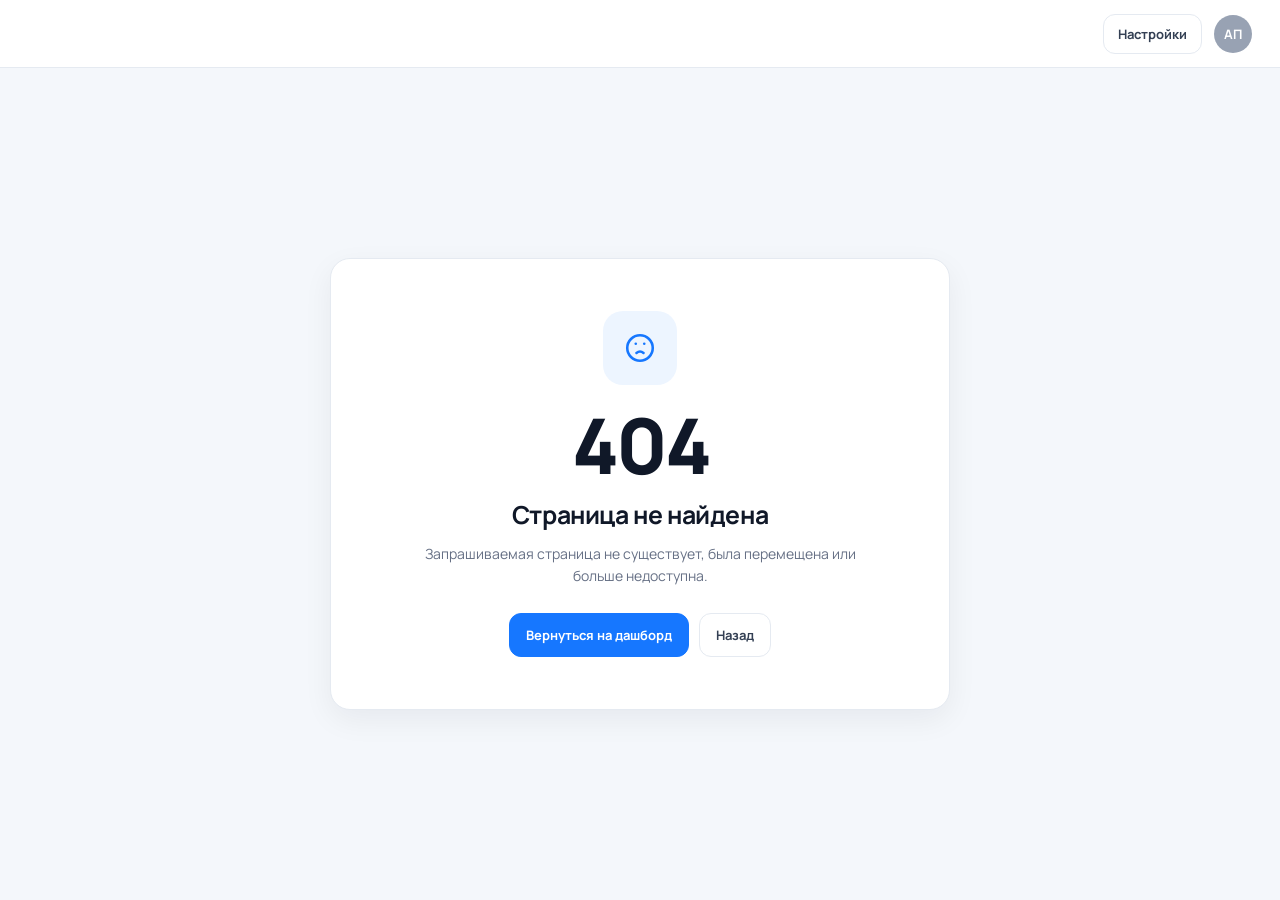
<file: src/frontend/404/index.html>
<!doctype html>
<html lang="ru">
<head>
<meta charset="utf-8">
<meta name="viewport" content="width=device-width, initial-scale=1">
<title>DeviceHub — 404</title>
<link rel="stylesheet" href="css/style.css">
</head>
<body>
<header class="topbar">
  <div></div>
  <div class="top-actions">
    <button class="settings-btn" id="settingsBtn" type="button" aria-haspopup="true" aria-controls="settingsPopover">Настройки</button>
    <div class="avatar" aria-label="Профиль администратора">АП</div>
    <div class="settings-popover" id="settingsPopover" hidden>
  <div class="settings-popover-title">Масштаб интерфейса</div>
  <div class="scale-options" role="group" aria-label="Масштаб интерфейса">
    <button type="button" class="scale-option" data-scale="0.9">90%</button>
    <button type="button" class="scale-option active" data-scale="1">100%</button>
    <button type="button" class="scale-option" data-scale="1.1">110%</button>
    <button type="button" class="scale-option" data-scale="1.25">125%</button>
  </div>
  <div class="settings-popover-hint">Также поддерживается обычный масштаб браузера Ctrl + / Ctrl −.</div>
</div>
  </div>
</header>

<main class="main">
  <section class="card">
    <div class="icon">
      <svg viewBox="0 0 24 24" aria-hidden="true">
        <path d="M9 9h.01"></path>
        <path d="M15 9h.01"></path>
        <path d="M9.5 15.5c1.5-1.2 3.5-1.2 5 0"></path>
        <circle cx="12" cy="12" r="9"></circle>
      </svg>
    </div>

    <div class="code">404</div>
    <h1>Страница не найдена</h1>
    <p>Запрашиваемая страница не существует, была перемещена или больше недоступна.</p>

    <div class="actions">
      <a class="btn primary" href="../dashboard/index.html">Вернуться на дашборд</a>
      <button class="btn secondary" id="backBtn" type="button">Назад</button>
    </div>
  </section>
</main>
  <script src="js/app.js" defer></script>
</body>
</html>
</file>
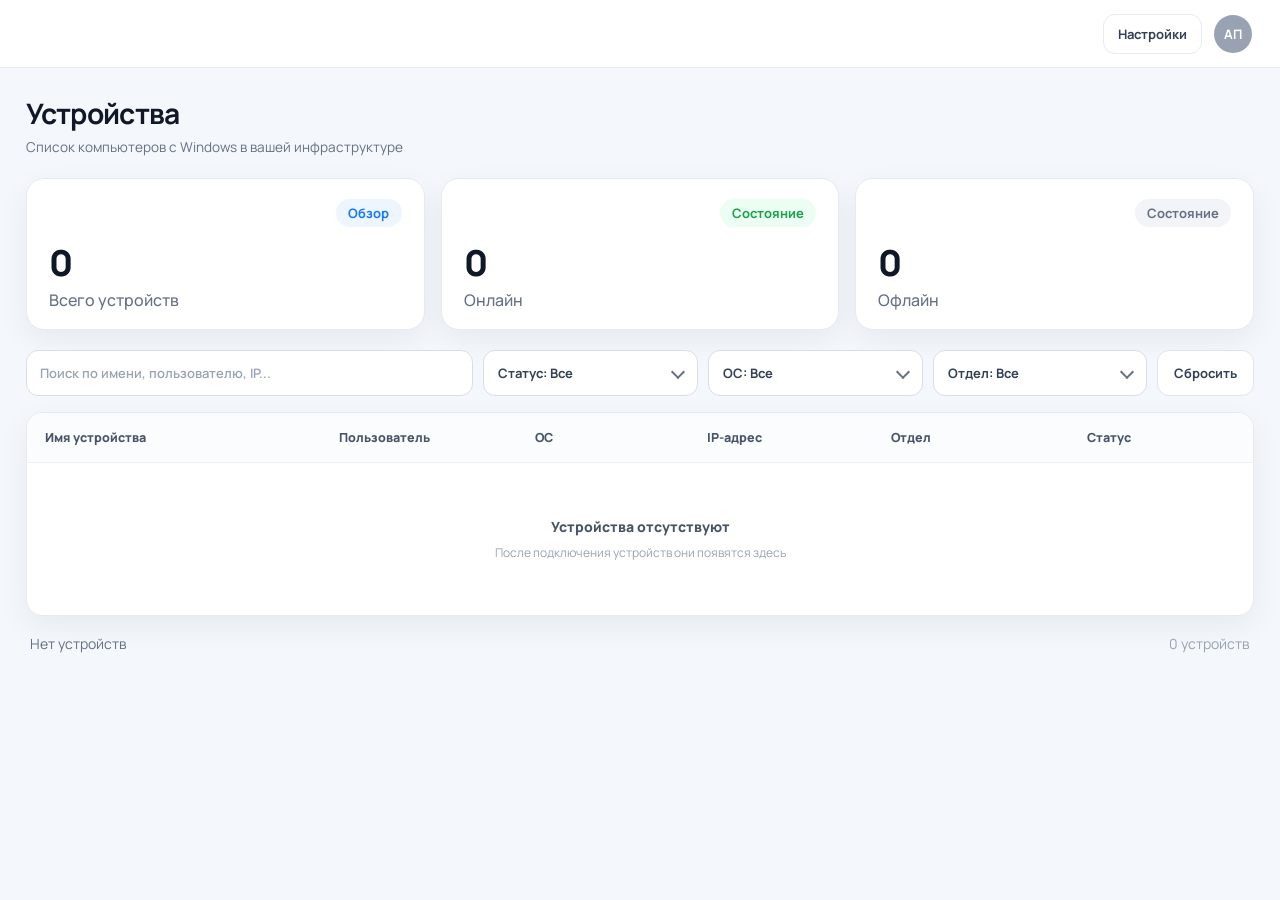
<file: src/frontend/dashboard/index.html>
<!doctype html>
<html lang="ru">
<head>
<meta charset="utf-8">
<meta name="viewport" content="width=device-width, initial-scale=1">
<title>DeviceHub — Устройства</title>
<link rel="stylesheet" href="css/style.css">
</head>
<body>
<div class="app">
  

  <main class="main">
    <header class="topbar">
  <div></div>
  <div class="top-right">
    <button class="settings-btn" id="settingsBtn" type="button" aria-haspopup="true" aria-controls="settingsPopover">Настройки</button>
    <div class="avatar" aria-label="Профиль администратора">АП</div>
    <div class="settings-popover" id="settingsPopover" hidden>
  <div class="settings-popover-title">Масштаб интерфейса</div>
  <div class="scale-options" role="group" aria-label="Масштаб интерфейса">
    <button type="button" class="scale-option" data-scale="0.9">90%</button>
    <button type="button" class="scale-option active" data-scale="1">100%</button>
    <button type="button" class="scale-option" data-scale="1.1">110%</button>
    <button type="button" class="scale-option" data-scale="1.25">125%</button>
  </div>
  <div class="settings-popover-hint">Также поддерживается обычный масштаб браузера Ctrl + / Ctrl −.</div>
</div>
  </div>
</header>

    <section class="content">
      <div class="heading">
        <h1>Устройства</h1>
        <div class="subtitle">Список компьютеров с Windows в вашей инфраструктуре</div>
      </div>

      <div class="cards">
        <div class="card">
          <div class="card-top"><span class="card-kicker blue">Обзор</span></div>
          <div class="card-value" id="totalDevices">0</div>
          <div class="card-label">Всего устройств</div>
        </div>
        <div class="card">
          <div class="card-top"><span class="card-kicker green">Состояние</span></div>
          <div class="card-value" id="onlineDevices">0</div>
          <div class="card-label">Онлайн</div>
        </div>
        <div class="card">
          <div class="card-top"><span class="card-kicker gray">Состояние</span></div>
          <div class="card-value" id="offlineDevices">0</div>
          <div class="card-label">Офлайн</div>
        </div>
      </div>

      <div class="filters">
        <input id="search" class="input" type="search" autocomplete="off" aria-label="Поиск устройств" placeholder="Поиск по имени, пользователю, IP...">

        <div class="custom-select" data-name="status" data-value="">
          <button type="button" class="select-trigger">Статус: Все</button>
          <div class="select-menu">
            <div class="select-option active" data-value="" data-label="Статус: Все">Статус: Все</div>
            <div class="select-option" data-value="Онлайн" data-label="Статус: Онлайн">Онлайн</div>
            <div class="select-option" data-value="Офлайн" data-label="Статус: Офлайн">Офлайн</div>
          </div>
        </div>

        <div class="custom-select" data-name="os" data-value="">
          <button type="button" class="select-trigger">ОС: Все</button>
          <div class="select-menu">
            <div class="select-option active" data-value="" data-label="ОС: Все">ОС: Все</div>
            <div class="select-option" data-value="Windows 11" data-label="ОС: Windows 11">Windows 11</div>
            <div class="select-option" data-value="Windows 10" data-label="ОС: Windows 10">Windows 10</div>
          </div>
        </div>

        <div class="custom-select searchable" data-name="group" data-value="">
          <button type="button" class="select-trigger">Отдел: Все</button>
          <div class="select-menu">
            <div class="select-search-wrap">
              <input type="search" class="select-search" autocomplete="off" aria-label="Поиск отдела" placeholder="Поиск отдела...">
            </div>
            <div class="options-scroll" id="departmentOptions">
              <div class="select-option active" data-value="" data-label="Отдел: Все">Отдел: Все</div>
            </div>
            <div class="empty-option">Ничего не найдено</div>
          </div>
        </div>

        <button id="resetBtn" class="btn">Сбросить</button>
      </div>

      <div class="table-wrap">
        <table>
          <thead>
            <tr>
              <th style="width:24%">Имя устройства</th>
              <th style="width:16%">Пользователь</th>
              <th style="width:14%">ОС</th>
              <th style="width:15%">IP-адрес</th>
              <th style="width:16%">Отдел</th>
              <th style="width:15%">Статус</th>
            </tr>
          </thead>
          <tbody id="deviceRows"></tbody>
        </table>
      </div>

      <div class="footer">
        <span id="shownText">Нет устройств</span>
        <span class="muted-note">0 устройств</span>
      </div>
    </section>
  </main>
</div>

<script src="js/app.js" defer></script>
</body>
</html>
</file>
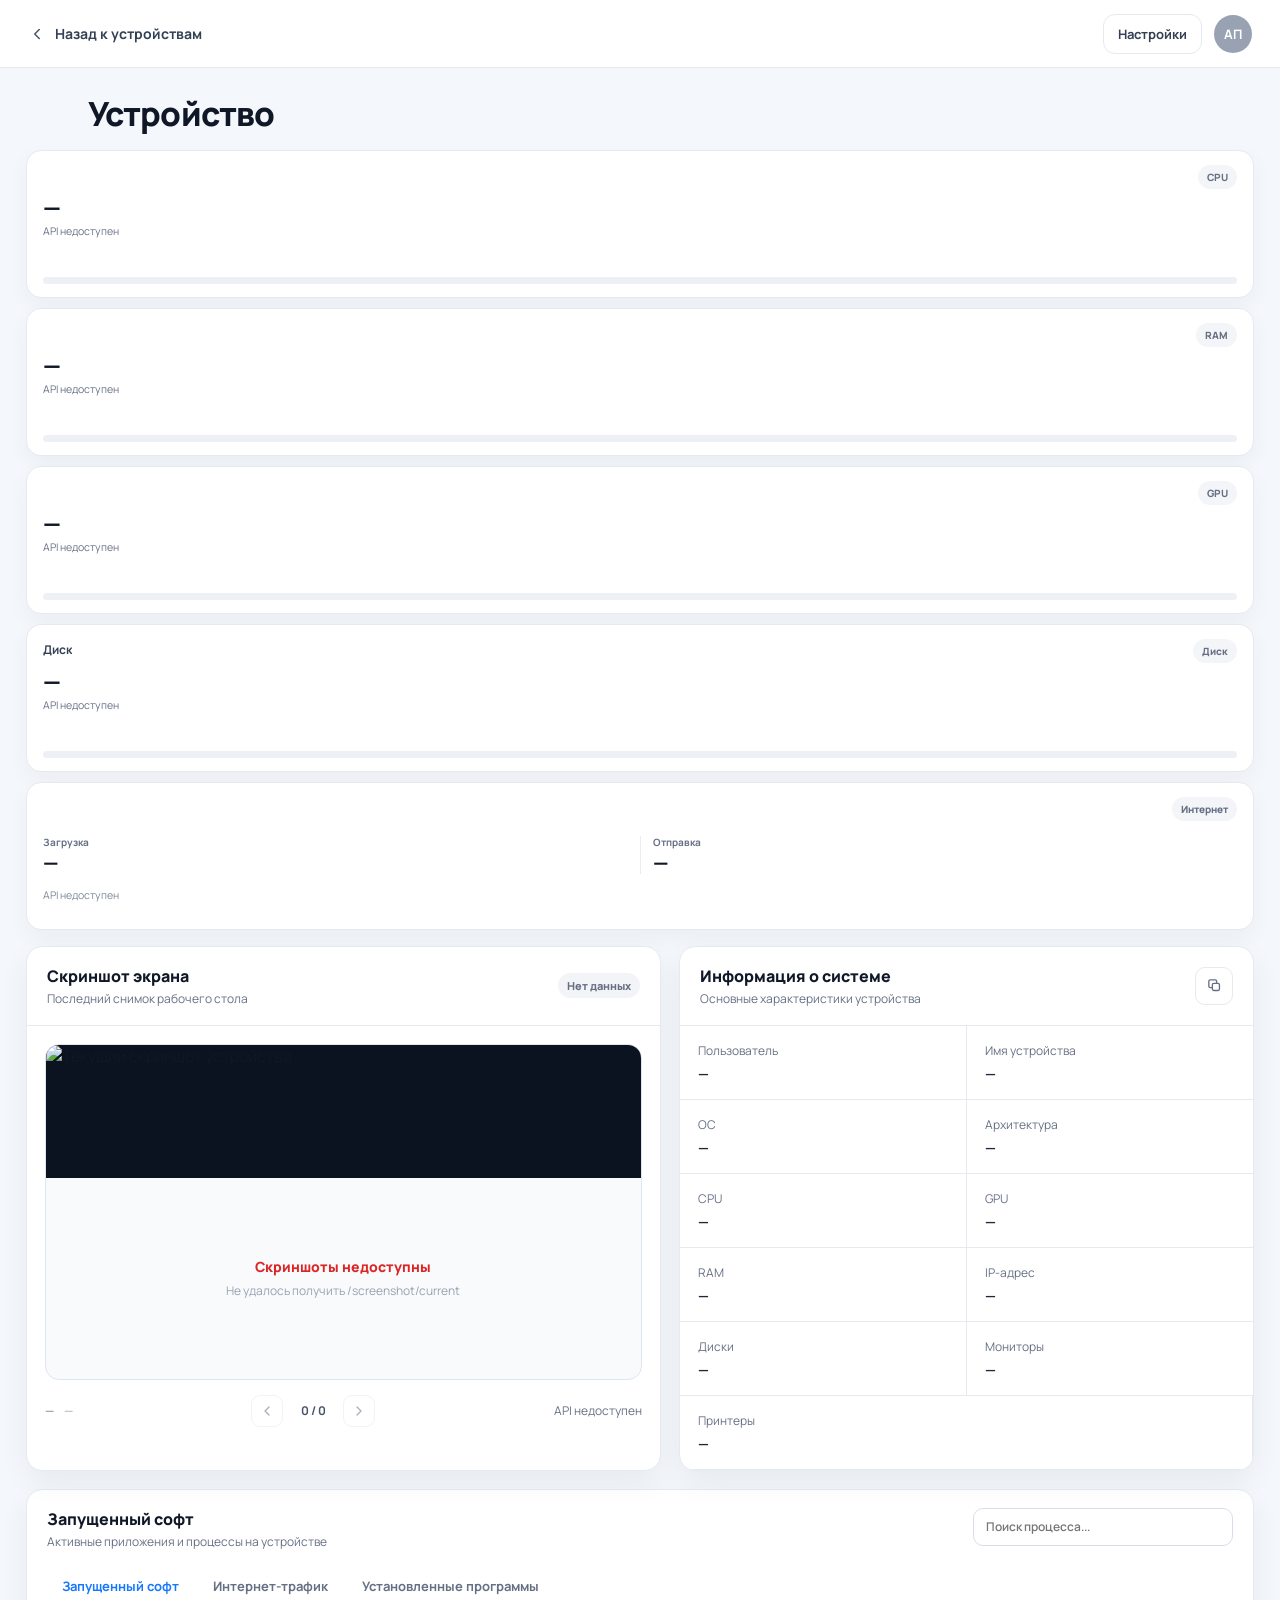
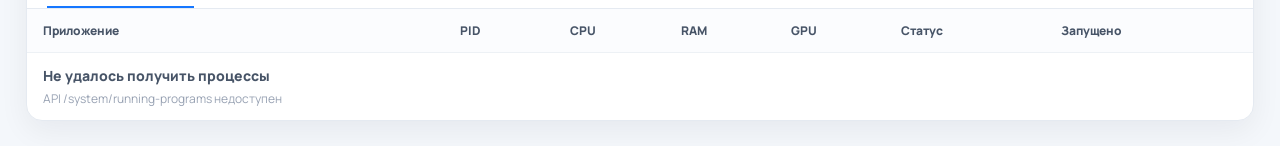
<file: src/frontend/device/index.html>
<!doctype html>
<html lang="ru">
<head>
<meta charset="utf-8">
<meta name="viewport" content="width=device-width, initial-scale=1">
<title>DeviceHub — Устройство</title>
<link rel="stylesheet" href="css/style.css">
</head>
<body>
<header class="topbar">
  <a class="back" href="../dashboard/index.html">
    <svg viewBox="0 0 24 24"><path d="m15 18-6-6 6-6"></path></svg>
    Назад к устройствам
  </a>
  <div class="top-actions">
    <button class="settings-btn" id="settingsBtn" type="button" aria-haspopup="true" aria-controls="settingsPopover">Настройки</button>
    <div class="avatar" aria-label="Профиль администратора">АП</div>
    <div class="settings-popover" id="settingsPopover" hidden>
  <div class="settings-popover-title">Масштаб интерфейса</div>
  <div class="scale-options" role="group" aria-label="Масштаб интерфейса">
    <button type="button" class="scale-option" data-scale="0.9">90%</button>
    <button type="button" class="scale-option active" data-scale="1">100%</button>
    <button type="button" class="scale-option" data-scale="1.1">110%</button>
    <button type="button" class="scale-option" data-scale="1.25">125%</button>
  </div>
  <div class="settings-popover-hint">Также поддерживается обычный масштаб браузера Ctrl + / Ctrl −.</div>
</div>
  </div>
</header>

<main class="content">
  <section class="hero">
    <div class="device-title">
      <div class="device-icon" id="deviceOsIcon" hidden></div>
      <div>
        <h1 id="deviceTitle">Устройство</h1>
      </div>
    </div>
  </section>

  <section class="grid-metrics" id="systemMetrics">
    <div class="metric metric-primary" id="cpuMetricCard">
      <div class="metric-head metric-head-pill-only">
        <span class="metric-chip">CPU</span>
      </div>
      <div class="metric-body">
        <div class="metric-val" id="cpuUsage">—</div>
        <div class="metric-sub" id="cpuDetails">Нет данных</div>
      </div>
      <div class="bar"><span id="cpuBar" style="width:0%"></span></div>
    </div>

    <div class="metric metric-primary" id="ramMetricCard">
      <div class="metric-head metric-head-pill-only">
        <span class="metric-chip">RAM</span>
      </div>
      <div class="metric-body">
        <div class="metric-val" id="ramUsage">—</div>
        <div class="metric-sub" id="ramDetails">Нет данных</div>
      </div>
      <div class="bar"><span id="ramBar" style="width:0%"></span></div>
    </div>

    <div class="metric metric-primary" id="gpuMetricCard">
      <div class="metric-head metric-head-pill-only">
        <span class="metric-chip">GPU</span>
      </div>
      <div class="metric-body">
        <div class="metric-val" id="gpuUsage">—</div>
        <div class="metric-sub" id="gpuDetails">Нет данных</div>
      </div>
      <div class="bar"><span id="gpuBar" style="width:0%"></span></div>
    </div>

    <div id="diskMetricCards" class="disk-metric-fragment"></div>

    <div class="metric metric-internet" id="internetMetricCard">
      <div class="metric-head metric-head-pill-only">
        <span class="metric-chip">Интернет</span>
      </div>

      <div class="internet-values">
        <div class="internet-value-block">
          <div class="internet-value-label">Загрузка</div>
          <div class="internet-value" id="trafficDownloadMetric">—</div>
        </div>

        <div class="internet-value-divider"></div>

        <div class="internet-value-block">
          <div class="internet-value-label">Отправка</div>
          <div class="internet-value" id="trafficUploadMetric">—</div>
        </div>
      </div>

      <div class="metric-sub internet-period" id="trafficPeriod">Нет данных</div>
    </div>
  </section>

  <section class="layout">
    <div class="panel">
      <div class="panel-head">
        <div>
          <div class="panel-title">Скриншот экрана</div>
          <div class="panel-sub">Последний снимок рабочего стола</div>
        </div>
        <span class="badge gray">Нет данных</span>
      </div>
      <div class="screen-wrap">
        <div class="screen empty-screen" id="screenContainer">
          <img id="screenImage" class="screen-image" alt="Текущий скриншот устройства" title="Открыть полностью" tabindex="0" hidden>
          <div class="screen-empty" id="screenEmpty">
            <div class="screen-empty-title" id="screenEmptyTitle">Загрузка скриншота...</div>
            <div class="screen-empty-sub" id="screenEmptySub">Получение изображения с устройства</div>
          </div>
        </div>
        <div class="screen-caption">
          <div class="screen-caption-left">
            <span id="screenResolution">—</span>
            <span id="screenSize" class="screen-meta-muted">—</span>
            <span id="screenMonitorLabel" class="screen-monitor-label" hidden></span>
          </div>

          <div class="screen-navigation" id="screenNavigation" hidden>
            <button class="screen-nav-btn" id="screenPrevBtn" type="button" aria-label="Предыдущий экран">
              <svg viewBox="0 0 24 24" aria-hidden="true">
                <path d="m15 18-6-6 6-6"></path>
              </svg>
            </button>
            <span class="screen-counter" id="screenCounter">1 / 1</span>
            <button class="screen-nav-btn" id="screenNextBtn" type="button" aria-label="Следующий экран">
              <svg viewBox="0 0 24 24" aria-hidden="true">
                <path d="m9 18 6-6-6-6"></path>
              </svg>
            </button>
          </div>

          <span id="screenTimestamp">Загрузка...</span>
        </div>
      </div>
    </div>

    <div class="panel">
      <div class="panel-head">
        <div>
          <div class="panel-title">Информация о системе</div>
          <div class="panel-sub">Основные характеристики устройства</div>
        </div>
        <button id="copySpecsBtn" class="copy-specs-btn" type="button" title="Скопировать характеристики" aria-label="Скопировать характеристики">
          <svg id="copySpecsIcon" viewBox="0 0 24 24" aria-hidden="true">
            <rect x="9" y="9" width="10" height="10" rx="2"></rect>
            <path d="M15 9V6a2 2 0 0 0-2-2H6a2 2 0 0 0-2 2v7a2 2 0 0 0 2 2h3"></path>
          </svg>
        </button>
      </div>
      <div class="info-grid">
        <div class="info-item">
          <div class="info-label">Пользователь</div>
          <div class="info-value" id="systemUsername">—</div>
        </div>
        <div class="info-item">
          <div class="info-label">Имя устройства</div>
          <div class="info-value" id="systemDeviceName">—</div>
        </div>

        <div class="info-item">
          <div class="info-label">ОС</div>
          <div class="info-value" id="systemOs">—</div>
        </div>
        <div class="info-item">
          <div class="info-label">Архитектура</div>
          <div class="info-value" id="systemArchitecture">—</div>
        </div>

        <div class="info-item">
          <div class="info-label">CPU</div>
          <div class="info-value" id="systemCpuInfo">—</div>
        </div>
        <div class="info-item">
          <div class="info-label">GPU</div>
          <div class="info-value" id="systemGpuInfo">—</div>
        </div>

        <div class="info-item">
          <div class="info-label">RAM</div>
          <div class="info-value" id="systemRamInfo">—</div>
        </div>
        <div class="info-item">
          <div class="info-label">IP-адрес</div>
          <div class="info-value" id="systemIpAddress">—</div>
        </div>

        <div class="info-item">
          <div class="info-label">Диски</div>
          <div class="info-value" id="systemDisksInfo">—</div>
        </div>
        <div class="info-item">
          <div class="info-label">Мониторы</div>
          <div class="info-value" id="systemMonitorsInfo">—</div>
        </div>

        <div class="info-item info-item-full">
          <div class="info-label">Принтеры</div>
          <div class="info-value" id="systemPrintersInfo">—</div>
        </div>
      </div>
    </div>
  </section>

  
  <section class="activity-panel">
    <div class="activity-head">
      <div class="activity-title-row">
        <div>
          <div class="panel-title" id="activityTitle">Запущенный софт</div>
          <div class="activity-description" id="activityDescription">Активные приложения и процессы на устройстве</div>
        </div>
        <input id="activitySearch" class="activity-search" type="search" autocomplete="off" aria-label="Поиск в активности устройства" placeholder="Поиск процесса...">
      </div>

      <div class="activity-tabs" role="tablist" aria-label="Активность устройства">
        <button class="activity-tab active" type="button" role="tab" aria-selected="true" data-tab="processes">Запущенный софт</button>
        <button class="activity-tab" type="button" role="tab" aria-selected="false" data-tab="web">Интернет-трафик</button>
        <button class="activity-tab" type="button" role="tab" aria-selected="false" data-tab="installed">Установленные программы</button>
      </div>
    </div>

    <div id="processesView" class="activity-view active">
      <div class="activity-table-scroll">
<table>
        <thead>
          <tr>
            <th style="width:34%">Приложение</th>
            <th style="width:9%">PID</th>
            <th style="width:9%">CPU</th>
            <th style="width:9%">RAM</th>
            <th style="width:9%">GPU</th>
            <th style="width:13%">Статус</th>
            <th style="width:17%">Запущено</th>
          </tr>
        </thead>
        <tbody id="procRows"></tbody>
      </table>
</div>
    </div>

    <div id="webView" class="activity-view">
      <div class="activity-table-scroll">
<table>
        <thead>
          <tr>
            <th style="width:46%">Сайт / URL</th>
            <th style="width:18%">Общее время</th>
            <th style="width:18%">Загрузка</th>
            <th style="width:18%">Отправка</th>
          </tr>
        </thead>
        <tbody id="webRows"></tbody>
      </table>
</div>
    </div>

    <div id="installedView" class="activity-view">
      <div class="activity-table-scroll">
<table>
        <thead>
          <tr>
            <th style="width:36%">Программа</th>
            <th style="width:18%">Версия</th>
            <th style="width:28%">Издатель</th>
            <th style="width:18%">Дата установки</th>
          </tr>
        </thead>
        <tbody id="installedRows"></tbody>
      </table>
</div>
    </div>
  </section>

</main>

<div class="screenshot-modal" id="screenshotModal" hidden aria-hidden="true">
  <div class="screenshot-modal-backdrop" id="screenshotModalBackdrop"></div>
  <div class="screenshot-modal-content" role="dialog" aria-modal="true" aria-label="Просмотр скриншота">
    <button class="screenshot-modal-close" id="screenshotModalClose" type="button" aria-label="Закрыть">
      <svg viewBox="0 0 24 24" aria-hidden="true">
        <path d="M18 6 6 18"></path>
        <path d="m6 6 12 12"></path>
      </svg>
    </button>
    <img id="screenshotModalImage" class="screenshot-modal-image" alt="Скриншот монитора">
    <div class="screenshot-modal-meta" id="screenshotModalMeta"></div>
  </div>
</div>
<script src="js/app.js" defer></script>
</body>
</html>
</file>
<file: src/frontend/404/css/style.css>
@import url('https://fonts.googleapis.com/css2?family=Manrope:wght@400;500;600;700;800&display=swap');

:root{
  --bg:#f4f7fb;
  --panel:#fff;
  --line:#e5eaf1;
  --text:#101828;
  --muted:#667085;
  --blue:#1677ff;
  --blue-soft:#edf5ff;
  --shadow:0 10px 30px rgba(16,24,40,.06);
}
*{box-sizing:border-box}
html,body{margin:0;padding:0}
body{
  font-family:'Manrope','Segoe UI',Arial,sans-serif;
  background:var(--bg);
  color:var(--text);
  min-height:100vh;
}
.topbar{
  height:68px;
  background:#fff;
  border-bottom:1px solid var(--line);
  display:flex;
  align-items:center;
  justify-content:space-between;
  padding:0 28px;
}
.settings-btn{
  height:40px;
  border:1px solid var(--line);
  background:#fff;
  border-radius:12px;
  padding:0 14px;
  color:#344054;
  font:700 13px 'Manrope',sans-serif;
  cursor:pointer;
}
.avatar{
  width:38px;
  height:38px;
  border-radius:50%;
  background:#98a2b3;
  color:#fff;
  display:grid;
  place-items:center;
  font-size:13px;
  font-weight:700;
}
.top-actions{
  display:flex;
  align-items:center;
  gap:12px;
}
.main{
  min-height:calc(100vh - 68px);
  display:grid;
  place-items:center;
  padding:32px;
}
.card{
  width:min(620px,100%);
  text-align:center;
  background:#fff;
  border:1px solid var(--line);
  border-radius:20px;
  padding:52px 34px;
  box-shadow:var(--shadow);
}
.icon{
  width:74px;
  height:74px;
  margin:0 auto 22px;
  border-radius:20px;
  background:var(--blue-soft);
  display:grid;
  place-items:center;
}
.icon svg{
  width:34px;
  height:34px;
  stroke:var(--blue);
  fill:none;
  stroke-width:1.8;
  stroke-linecap:round;
  stroke-linejoin:round;
}
.code{
  font-size:72px;
  line-height:1;
  font-weight:800;
  letter-spacing:-3px;
  margin:0 0 14px;
}
h1{
  margin:0;
  font-size:24px;
  letter-spacing:-.4px;
}
p{
  margin:12px auto 0;
  max-width:440px;
  color:var(--muted);
  font-size:14px;
  line-height:1.6;
}
.actions{
  display:flex;
  justify-content:center;
  gap:10px;
  margin-top:26px;
  flex-wrap:wrap;
}
.btn{
  height:44px;
  border-radius:12px;
  padding:0 16px;
  display:inline-flex;
  align-items:center;
  justify-content:center;
  text-decoration:none;
  font:700 13px 'Manrope',sans-serif;
}
.btn.primary{
  background:var(--blue);
  color:#fff;
  border:1px solid var(--blue);
}
.btn.secondary{
  background:#fff;
  color:#344054;
  border:1px solid var(--line);
}
@media(max-width:600px){
  .main{padding:18px}
  .card{padding:40px 22px}
  .code{font-size:58px}
}

/* Settings / interface scaling */
.top-actions,
.top-right{
  position:relative;
}
.settings-popover{
  position:absolute;
  top:calc(100% + 10px);
  right:50px;
  width:min(290px, calc(100vw - 28px));
  padding:14px;
  background:#fff;
  border:1px solid var(--line);
  border-radius:14px;
  box-shadow:0 18px 46px rgba(16,24,40,.13);
  z-index:100;
}
.settings-popover[hidden]{display:none}
.settings-popover-title{
  color:#1d2939;
  font-size:.82rem;
  font-weight:800;
  margin-bottom:10px;
}
.scale-options{
  display:grid;
  grid-template-columns:repeat(4,1fr);
  gap:6px;
}
.scale-option{
  min-height:36px;
  border:1px solid var(--line);
  border-radius:9px;
  background:#fff;
  color:#475467;
  font:700 .75rem 'Manrope','Segoe UI',Arial,sans-serif;
  cursor:pointer;
}
.scale-option:hover{background:#f8fafc}
.scale-option.active{
  border-color:#9bc2ff;
  background:#edf5ff;
  color:#1677ff;
}
.settings-popover-hint{
  color:#98a2b3;
  font-size:.68rem;
  line-height:1.5;
  margin-top:10px;
}
@media(max-width:560px){
  .settings-popover{
    right:0;
  }
}


html{
  font-size:100%;
  -webkit-text-size-adjust:100%;
}
body{min-width:0}
.main{
  min-height:calc(100vh - 68px);
  padding:clamp(18px,4vw,42px);
}
.card{
  width:min(100%, 620px);
  padding:clamp(32px,5vw,52px) clamp(20px,4vw,34px);
}
.code{
  font-size:clamp(3.6rem,9vw,4.8rem);
}
h1{
  font-size:clamp(1.25rem,3vw,1.55rem);
}
.actions{
  flex-wrap:wrap;
}
@media(max-width:520px){
  .topbar{padding-inline:16px}
  .settings-btn{padding-inline:10px}
  .avatar{width:34px;height:34px}
  .actions .btn{width:100%}
}
</file>
<file: src/frontend/dashboard/css/style.css>
@import url('https://fonts.googleapis.com/css2?family=Manrope:wght@400;500;600;700;800&display=swap');

:root{
  --bg:#f4f7fb;
  --panel:#ffffff;
  --sidebar:#0d1523;
  --line:#e6eaf1;
  --line-2:#dde4ee;
  --text:#101828;
  --muted:#667085;
  --muted-2:#98a2b3;
  --blue:#1677ff;
  --blue-soft:#edf5ff;
  --green:#16a34a;
  --green-soft:#ecfdf3;
  --red:#dc2626;
  --red-soft:#fef3f2;
  --gray:#98a2b3;
  --gray-soft:#f2f4f7;
  --shadow:0 10px 30px rgba(16,24,40,.06);
  --shadow-lg:0 18px 40px rgba(16,24,40,.10);
  --radius:14px;
}

*{box-sizing:border-box}
html,body{margin:0;padding:0}
body{
  font-family:'Manrope','Segoe UI',Arial,sans-serif;
  background:var(--bg);
  color:var(--text);
}

.app{display:flex;min-height:100vh}

.sidebar{
  width:230px;
  position:fixed;
  inset:0 auto 0 0;
  padding:18px 14px;
  color:#fff;
  background:
    radial-gradient(circle at top left, rgba(35,87,168,.18), transparent 32%),
    linear-gradient(180deg, #10192a 0%, #0a1321 100%);
}
.brand{
  display:flex;align-items:center;gap:12px;
  padding:4px 10px 24px;
  font-size:22px;font-weight:800;letter-spacing:-.3px;
}
.brand-badge{
  width:34px;height:34px;border-radius:10px;
  background:linear-gradient(180deg,#1c7dff,#0f62fe);
  display:grid;place-items:center;
  box-shadow:0 8px 20px rgba(22,119,255,.25);
}
.brand-badge svg{width:18px;height:18px;stroke:#fff;fill:none;stroke-width:2}
.nav{display:flex;flex-direction:column;gap:8px}
.nav a{
  display:flex;align-items:center;gap:14px;
  color:#d0d8e5;text-decoration:none;
  border-radius:12px;padding:14px 14px;
  font-size:15px;font-weight:600;
  transition:.18s ease;
}
.nav a .nav-icon{
  width:20px;height:20px;display:grid;place-items:center;flex:0 0 auto;
}
.nav a .nav-icon svg{
  width:18px;height:18px;stroke:currentColor;fill:none;
  stroke-width:1.9;stroke-linecap:round;stroke-linejoin:round;
}
.nav a:hover{background:rgba(255,255,255,.06);color:#fff}
.nav a.active{
  background:rgba(255,255,255,.09);
  color:#fff;
  box-shadow:inset 0 0 0 1px rgba(255,255,255,.03);
}
.collapse{
  position:absolute;left:26px;bottom:20px;
  color:#c6d0df;font-size:14px;
}

.main{flex:1;margin-left:0}


.global-search{
  width:min(590px,55vw);
  height:44px;border:1px solid var(--line);
  border-radius:12px;background:#f8fafc;
  padding:0 14px;
  color:#344054;
  font:600 13px 'Manrope','Segoe UI',Arial,sans-serif;
  outline:none;
}
.global-search::placeholder{color:#98a2b3}





.topbar{
  height:68px;
  background:#fff;
  border-bottom:1px solid var(--line);
  display:flex;
  align-items:center;
  justify-content:space-between;
  padding:0 28px;
  position:sticky;
  top:0;
  z-index:10;
}
.top-right{
  display:flex;
  align-items:center;
  gap:12px;
}
.settings-btn{
  height:40px;
  border:1px solid var(--line);
  background:#fff;
  border-radius:12px;
  padding:0 14px;
  display:inline-flex;
  align-items:center;
  gap:9px;
  color:#344054;
  font:700 13px 'Manrope',sans-serif;
  cursor:pointer;
}
.avatar{
  width:38px;
  height:38px;
  border-radius:50%;
  background:#98a2b3;
  color:#fff;
  display:grid;
  place-items:center;
  font-size:13px;
  font-weight:700;
  flex:0 0 auto;
}

.content{padding:28px}
.heading{margin-bottom:22px}
h1{
  margin:0 0 6px;
  font-size:34px;
  letter-spacing:-.7px;
}
.subtitle{font-size:16px;color:var(--muted)}

.cards{
  display:grid;
  grid-template-columns:repeat(3,1fr);
  gap:16px;
  margin-bottom:20px;
}
.card{
  background:#fff;
  border:1px solid var(--line);
  border-radius:18px;
  padding:20px 22px 18px;
  box-shadow:var(--shadow);
  min-height:138px;
  display:flex;flex-direction:column;
}
.card-top{
  display:flex;
  justify-content:flex-end;
  margin-bottom:8px;
}
.card-kicker{
  display:inline-flex;
  align-items:center;
  justify-content:flex-end;
  min-height:28px;
  padding:0 12px;
  border-radius:999px;
  font-size:13px;
  font-weight:700;
  text-align:right;
  letter-spacing:.1px;
}
.card-kicker.blue{background:var(--blue-soft);color:var(--blue)}
.card-kicker.green{background:var(--green-soft);color:var(--green)}
.card-kicker.gray{background:var(--gray-soft);color:#667085}
.card-kicker.red{background:var(--red-soft);color:var(--red)}
.card-value{
  font-size:42px;
  font-weight:800;
  line-height:1.02;
  letter-spacing:-1.4px;
  margin-top:10px;
}
.card-label{
  margin-top:8px;
  font-size:16px;
  color:#667085;
  font-weight:500;
}

.filters{
  display:grid;
  grid-template-columns:minmax(270px,1.5fr) repeat(3,minmax(160px,.7fr)) auto;
  gap:10px;
  margin-bottom:16px;
}
.input{
  width:100%;
  height:46px;
  border:1px solid #d8dee8;
  background:#fff;
  border-radius:12px;
  padding:0 13px;
  color:#344054;
  outline:none;
  font:600 13px 'Manrope','Segoe UI',Arial,sans-serif;
}
.input::placeholder{color:#98a2b3}
.input:focus,.global-search:focus,.btn:focus,.select-trigger:focus{
  border-color:#7db1ff;
  box-shadow:0 0 0 4px rgba(22,119,255,.10);
}

.btn{
  height:46px;
  border-radius:12px;
  border:1px solid var(--line-2);
  background:#fff;
  color:#344054;
  cursor:pointer;
  padding:0 16px;
  font:700 13px 'Manrope','Segoe UI',Arial,sans-serif;
  transition:.18s ease;
}
.btn:hover{
  background:#fbfcfe;
  border-color:#c5ceda;
}

.custom-select{
  position:relative;
}
.select-trigger{
  width:100%;
  height:46px;
  border:1px solid #d8dee8;
  background:#fff;
  border-radius:12px;
  padding:0 42px 0 14px;
  display:flex;
  align-items:center;
  color:#344054;
  font:700 13px 'Manrope','Segoe UI',Arial,sans-serif;
  cursor:pointer;
  position:relative;
  transition:.18s ease;
  user-select:none;
}
.select-trigger:hover{
  border-color:#c2cad6;
  background:#fcfdff;
}
.select-trigger:after{
  content:"";
  position:absolute;
  right:14px;top:50%;
  width:8px;height:8px;
  border-right:2px solid #667085;
  border-bottom:2px solid #667085;
  transform:translateY(-60%) rotate(45deg);
  transition:transform .18s ease, border-color .18s ease;
}
.custom-select.open .select-trigger{
  border-color:#7db1ff;
  box-shadow:0 0 0 4px rgba(22,119,255,.10);
}
.custom-select.open .select-trigger:after{
  transform:translateY(-25%) rotate(-135deg);
}
.select-menu{
  position:absolute;
  top:calc(100% + 8px);
  left:0;right:0;
  background:#fff;
  border:1px solid #dfe5ee;
  border-radius:14px;
  box-shadow:var(--shadow-lg);
  padding:8px;
  display:none;
  z-index:30;
}
.custom-select.open .select-menu{display:block}

.custom-select.searchable .select-menu{
  padding:8px;
}
.select-search-wrap{
  padding:2px 4px 8px;
  border-bottom:1px solid #edf1f5;
  margin-bottom:6px;
}
.select-search{
  width:100%;
  height:38px;
  border:none;
  border-radius:0;
  background:transparent;
  padding:0 4px 0 0;
  color:#344054;
  outline:none;
  font:600 13px 'Manrope','Segoe UI',Arial,sans-serif;
}
.select-search::placeholder{color:#98a2b3}
.select-search:focus{
  border:none;
  box-shadow:none;
  background:transparent;
}
.options-scroll{
  max-height:146px;
  overflow-y:auto;
  padding-right:2px;
}
.options-scroll::-webkit-scrollbar{
  width:8px;
}
.options-scroll::-webkit-scrollbar-thumb{
  background:#d7deea;
  border-radius:10px;
}
.options-scroll::-webkit-scrollbar-track{
  background:transparent;
}
.empty-option{
  padding:12px;
  color:#98a2b3;
  font:600 13px 'Manrope','Segoe UI',Arial,sans-serif;
  display:none;
}

.select-option{
  min-height:40px;
  border-radius:10px;
  padding:10px 12px;
  display:flex;
  align-items:center;
  color:#344054;
  font:700 13px 'Manrope','Segoe UI',Arial,sans-serif;
  cursor:pointer;
  transition:.15s ease;
}
.select-option:hover{
  background:#f5f8ff;
  color:#0f62fe;
}
.select-option.active{
  background:#eef4ff;
  color:#0f62fe;
}
.select-option[data-value="Онлайн"].active,
.select-option[data-value="Онлайн"]:hover{background:#eefbf3;color:#15803d}
.select-option[data-value="Офлайн"].active,
.select-option[data-value="Офлайн"]:hover{background:#f6f7f9;color:#475467}
.table-wrap{
  background:#fff;
  border:1px solid var(--line);
  border-radius:16px;
  overflow:hidden;
  box-shadow:var(--shadow);
}
table{
  width:100%;
  border-collapse:collapse;
  table-layout:fixed;
}
th,td{
  padding:16px 18px;
  border-bottom:1px solid #edf1f5;
  text-align:left;
  font-size:14px;
  vertical-align:middle;
}
th{
  background:#fbfcfe;
  color:#475467;
  font-size:12.5px;
  font-weight:800;
}
tr:last-child td{border-bottom:none}

.device-cell{
  display:flex;align-items:center;gap:12px;
}
.device-name{font-weight:800;color:#111827}
.device-model{
  margin-top:3px;
  color:#667085;
  font-size:12px;
}
.os-wrap{display:block}
.status{font-weight:800;font-size:13.5px}
.status.online{color:#16a34a}
.status.offline{color:#667085}


.empty-row td{
  padding:54px 20px;
  text-align:center;
  color:#98a2b3;
}
.empty-state{
  display:flex;
  flex-direction:column;
  align-items:center;
  gap:8px;
}
.empty-state-title{
  color:#475467;
  font-size:14px;
  font-weight:800;
}
.empty-state-sub{
  color:#98a2b3;
  font-size:12px;
}

.footer{
  display:flex;justify-content:space-between;align-items:center;
  padding:18px 4px 0;
  color:#667085;font-size:14px;
}
.page-badge{
  min-width:34px;height:34px;border-radius:10px;
  background:#1677ff;color:#fff;
  display:grid;place-items:center;
  font-weight:800;
}
.muted-note{color:#98a2b3}

@media (max-width:1100px){
  .cards{grid-template-columns:repeat(2,1fr)}
  .filters{grid-template-columns:1fr 1fr}
}
@media (max-width:820px){
  
  .content{padding:18px}
  .cards{grid-template-columns:1fr}
  .filters{grid-template-columns:1fr}
  .table-wrap{overflow:auto}
  table{min-width:870px}
}

/* Settings / interface scaling */
.top-actions,
.top-right{
  position:relative;
}
.settings-popover{
  position:absolute;
  top:calc(100% + 10px);
  right:50px;
  width:min(290px, calc(100vw - 28px));
  padding:14px;
  background:#fff;
  border:1px solid var(--line);
  border-radius:14px;
  box-shadow:0 18px 46px rgba(16,24,40,.13);
  z-index:100;
}
.settings-popover[hidden]{display:none}
.settings-popover-title{
  color:#1d2939;
  font-size:.82rem;
  font-weight:800;
  margin-bottom:10px;
}
.scale-options{
  display:grid;
  grid-template-columns:repeat(4,1fr);
  gap:6px;
}
.scale-option{
  min-height:36px;
  border:1px solid var(--line);
  border-radius:9px;
  background:#fff;
  color:#475467;
  font:700 .75rem 'Manrope','Segoe UI',Arial,sans-serif;
  cursor:pointer;
}
.scale-option:hover{background:#f8fafc}
.scale-option.active{
  border-color:#9bc2ff;
  background:#edf5ff;
  color:#1677ff;
}
.settings-popover-hint{
  color:#98a2b3;
  font-size:.68rem;
  line-height:1.5;
  margin-top:10px;
}
@media(max-width:560px){
  .settings-popover{
    right:0;
  }
}


/* Production responsive layout */
html{
  font-size:100%;
  -webkit-text-size-adjust:100%;
}
body{
  min-width:0;
}
.main,
.content,
.heading,
.cards,
.filters,
.table-wrap{
  min-width:0;
}
.content{
  width:min(100%, 1920px);
  margin:0 auto;
  padding:clamp(16px, 2vw, 32px);
}
h1{
  font-size:clamp(1.7rem, 2.2vw, 2.2rem);
}
.subtitle{
  font-size:clamp(.85rem, 1.05vw, 1rem);
}
.cards{
  grid-template-columns:repeat(3,minmax(0,1fr));
}
.card{
  min-width:0;
}
.card-value{
  font-size:clamp(2rem, 2.8vw, 2.65rem);
}
.filters{
  grid-template-columns:minmax(220px,1.5fr) repeat(3,minmax(150px,.72fr)) auto;
}
.table-wrap{
  width:100%;
  overflow-x:auto;
}
table{
  min-width:760px;
}
.device-row{
  cursor:pointer;
}
.device-row:hover td{
  background:#fbfcfe;
}
@media(max-width:1180px){
  .cards{grid-template-columns:repeat(2,minmax(0,1fr))}
  .filters{grid-template-columns:repeat(2,minmax(0,1fr))}
  .filters > .input{grid-column:1/-1}
}
@media(max-width:720px){
  .topbar{padding-inline:16px}
  .cards{grid-template-columns:1fr}
  .filters{grid-template-columns:1fr}
  .filters > .input{grid-column:auto}
  table{min-width:720px}
}
@media(max-width:480px){
  .settings-btn{padding-inline:12px}
  .avatar{width:36px;height:36px}
  .card{padding:16px}
}
</file>
<file: src/frontend/device/css/style.css>
@import url('https://fonts.googleapis.com/css2?family=Manrope:wght@400;500;600;700;800&display=swap');

:root{
  --bg:#f4f7fb;
  --panel:#fff;
  --line:#e5eaf1;
  --text:#101828;
  --muted:#667085;
  --muted2:#98a2b3;
  --blue:#1677ff;
  --blue-soft:#edf5ff;
  --green:#16a34a;
  --green-soft:#ecfdf3;
  --red:#dc2626;
  --orange:#ea580c;
  --shadow:0 10px 30px rgba(16,24,40,.06);
}
*{box-sizing:border-box}
html,body{margin:0;padding:0}
body{
  font-family:'Manrope','Segoe UI',Arial,sans-serif;
  background:var(--bg);
  color:var(--text);
}
.topbar{
  height:68px;
  background:#fff;
  border-bottom:1px solid var(--line);
  display:flex;
  align-items:center;
  justify-content:space-between;
  padding:0 28px;
  position:sticky;
  top:0;
  z-index:10;
}
.back{
  display:inline-flex;
  align-items:center;
  gap:9px;
  color:#344054;
  text-decoration:none;
  font-weight:700;
  font-size:14px;
}
.back svg{
  width:18px;height:18px;
  stroke:#475467;fill:none;stroke-width:2;
  stroke-linecap:round;stroke-linejoin:round;
}
.top-actions{display:flex;align-items:center;gap:12px}
.settings-btn{
  height:40px;
  border:1px solid var(--line);
  background:#fff;
  border-radius:12px;
  padding:0 14px;
  display:inline-flex;
  align-items:center;
  gap:9px;
  color:#344054;
  font:700 13px 'Manrope',sans-serif;
}
.avatar{
  width:38px;height:38px;border-radius:50%;
  background:#98a2b3;color:#fff;
  display:grid;place-items:center;
  font-size:13px;font-weight:700;
}
.content{
  max-width:1480px;
  margin:0 auto;
  padding:28px 32px 40px;
}
.hero{
  display:flex;
  align-items:flex-start;
  justify-content:space-between;
  gap:20px;
  margin-bottom:20px;
}
.device-title{
  display:flex;
  align-items:center;
  gap:20px;
}
.device-icon{
  width:42px;
  height:42px;
  display:grid;
  place-items:center;
  flex:0 0 auto;
}
.device-icon img{
  width:42px;
  height:42px;
  display:block;
  object-fit:contain;
}h1{
  margin:0;
  font-size:36px;
  line-height:1.1;
  letter-spacing:-.8px;
  font-weight:800;
}
.sub{
  color:var(--muted);
  margin-top:14px;
  font-size:16px;
  font-weight:500;
}
.status{
  color:var(--green);
  font-weight:800;
  font-size:14px;
  margin-top:8px;
}
.grid-metrics{
  display:grid;
  grid-template-columns:repeat(4,1fr);
  gap:14px;
  margin-bottom:18px;
}
.metric{
  background:#fff;
  border:1px solid var(--line);
  border-radius:16px;
  padding:18px;
  box-shadow:var(--shadow);
}
.metric-head{
  display:flex;justify-content:space-between;align-items:center;
  margin-bottom:12px;
}
.metric-title{
  color:#475467;
  font-size:13px;
  font-weight:700;
}
.metric-val{
  font-size:30px;
  font-weight:800;
  letter-spacing:-.5px;
}
.metric-sub{
  color:var(--muted);
  font-size:12px;
  margin-top:5px;
}
.bar{
  width:100%;
  height:8px;
  border-radius:999px;
  background:#edf1f5;
  overflow:hidden;
  margin-top:14px;
}
.bar span{
  display:block;
  height:100%;
  background:var(--blue);
  border-radius:999px;
}
.layout{
  display:grid;
  grid-template-columns:1.05fr .95fr;
  gap:18px;
  margin-bottom:18px;
}
.panel{
  background:#fff;
  border:1px solid var(--line);
  border-radius:16px;
  box-shadow:var(--shadow);
  overflow:hidden;
}
.panel-head{
  padding:18px 20px;
  border-bottom:1px solid var(--line);
  display:flex;
  align-items:center;
  justify-content:space-between;
}
.panel-title{
  font-size:16px;
  font-weight:800;
}

.copy-specs-btn{
  width:38px;
  height:38px;
  border:1px solid var(--line);
  background:#fff;
  border-radius:10px;
  display:grid;
  place-items:center;
  cursor:pointer;
  transition:.18s ease;
  flex:0 0 auto;
}
.copy-specs-btn:hover{
  background:#f8fafc;
  border-color:#cbd5e1;
}
.copy-specs-btn svg{
  width:17px;
  height:17px;
  stroke:#667085;
  fill:none;
  stroke-width:1.9;
  stroke-linecap:round;
  stroke-linejoin:round;
}
.copy-specs-btn.copied{
  background:#ecfdf3;
  border-color:#c8f1d8;
}
.copy-specs-btn.copied svg{
  stroke:#16a34a;
}
.panel-sub{
  color:var(--muted);
  font-size:12px;
  margin-top:3px;
}
.screen-wrap{
  padding:18px;
}
.screen{
  aspect-ratio:16/9;
  border-radius:14px;
  overflow:hidden;
  border:1px solid #dfe5ee;
  background:
    linear-gradient(160deg,#0b1220 0%,#152238 42%,#0b1220 100%);
  position:relative;
}
.fake-wallpaper{
  position:absolute;
  inset:0;
  background:
    radial-gradient(circle at 72% 35%,rgba(0,120,255,.4),transparent 24%),
    radial-gradient(circle at 35% 68%,rgba(19,74,155,.35),transparent 28%);
}
.desktop-window{
  position:absolute;
  left:9%;top:12%;
  width:68%;height:67%;
  background:#f7f9fc;
  border-radius:10px;
  box-shadow:0 18px 50px rgba(0,0,0,.28);
  overflow:hidden;
}
.win-top{
  height:30px;background:#eef2f7;border-bottom:1px solid #d8dee8;
  display:flex;align-items:center;padding:0 10px;
  font-size:9px;color:#667085;
}
.win-body{
  display:grid;grid-template-columns:90px 1fr;
  height:calc(100% - 30px);
}
.win-side{background:#f3f6fa;border-right:1px solid #e1e6ee}
.win-content{padding:10px}
.line{height:8px;background:#dfe7f2;border-radius:5px;margin-bottom:8px}
.line.sm{width:42%}.line.md{width:70%}.line.lg{width:92%}
.taskbar{
  position:absolute;left:0;right:0;bottom:0;height:7%;
  background:rgba(15,23,42,.78);
  backdrop-filter:blur(8px);
}

.empty-screen{
  display:grid;
  place-items:center;
  background:#f8fafc;
}
.screen-empty{
  text-align:center;
  padding:24px;
}
.screen-empty-title{
  color:#475467;
  font-size:14px;
  font-weight:800;
}
.screen-empty-sub{
  color:#98a2b3;
  font-size:12px;
  margin-top:6px;
}

.screen-caption{
  display:flex;justify-content:space-between;align-items:center;
  margin-top:12px;color:var(--muted);font-size:12px;
}
.info-grid{
  display:grid;
  grid-template-columns:1fr 1fr;
  gap:0;
}
.info-item{
  padding:16px 18px;
  border-bottom:1px solid var(--line);
}
.info-item:nth-child(odd){border-right:1px solid var(--line)}
.info-label{
  color:var(--muted);
  font-size:12px;
  margin-bottom:5px;
}
.info-value{
  font-size:14px;
  font-weight:700;
  color:#1d2939;
}


.web-summary{
  display:grid;
  grid-template-columns:repeat(4,1fr);
  gap:14px;
  margin-bottom:18px;
}
.web-summary-card{
  background:#fff;
  border:1px solid var(--line);
  border-radius:16px;
  padding:18px;
  box-shadow:var(--shadow);
}
.web-summary-label{
  color:#667085;
  font-size:12px;
  font-weight:700;
  margin-bottom:8px;
}
.web-summary-value{
  font-size:28px;
  font-weight:800;
  letter-spacing:-.5px;
}
.web-summary-sub{
  margin-top:5px;
  color:#98a2b3;
  font-size:12px;
}
.domain-cell{
  display:flex;
  align-items:center;
  gap:10px;
}
.domain-icon{
  width:34px;
  height:34px;
  border-radius:9px;
  background:#f2f4f7;
  display:grid;
  place-items:center;
  font-size:13px;
  font-weight:800;
  color:#475467;
  flex:0 0 auto;
}
.url-text{
  color:#667085;
  font-size:12px;
  margin-top:2px;
  max-width:430px;
  white-space:nowrap;
  overflow:hidden;
  text-overflow:ellipsis;
}
.browser-cell{
  display:flex;
  align-items:center;
  gap:8px;
}
.browser-cell img{
  width:20px;
  height:20px;
  object-fit:contain;
}
@media(max-width:1050px){
  .web-summary{grid-template-columns:repeat(2,1fr)}
}
@media(max-width:720px){
  .web-summary{grid-template-columns:1fr}
}


.item-icon{
  width:34px;
  height:34px;
  display:grid;
  place-items:center;
  flex:0 0 auto;
}
.item-icon img{
  width:24px;
  height:24px;
  display:block;
  object-fit:contain;
}
.item-main{
  display:flex;
  align-items:center;
  gap:10px;
  min-width:0;
}

.activity-panel{
  background:#fff;
  border:1px solid var(--line);
  border-radius:16px;
  box-shadow:var(--shadow);
  overflow:hidden;
}
.activity-head{
  padding:18px 20px 0;
  border-bottom:1px solid var(--line);
}
.activity-title-row{
  display:flex;
  align-items:flex-start;
  justify-content:space-between;
  gap:16px;
  margin-bottom:16px;
}
.activity-tabs{
  display:flex;
  gap:4px;
  overflow-x:auto;
}
.activity-tab{
  height:42px;
  padding:0 15px;
  border:0;
  border-bottom:2px solid transparent;
  background:transparent;
  color:#667085;
  cursor:pointer;
  font:700 13px 'Manrope',sans-serif;
  white-space:nowrap;
}
.activity-tab:hover{
  color:#344054;
}
.activity-tab.active{
  color:#1677ff;
  border-bottom-color:#1677ff;
}


.table-empty td{
  padding:48px 20px;
  text-align:center;
  color:#98a2b3;
}
.table-empty-title{
  color:#475467;
  font-size:14px;
  font-weight:800;
}
.table-empty-sub{
  color:#98a2b3;
  font-size:12px;
  margin-top:5px;
}

.activity-table-scroll{
  max-height:390px;
  overflow-y:auto;
  overflow-x:hidden;
}
.activity-table-scroll::-webkit-scrollbar{
  width:8px;
}
.activity-table-scroll::-webkit-scrollbar-thumb{
  background:#d7deea;
  border-radius:10px;
}
.activity-table-scroll::-webkit-scrollbar-track{
  background:transparent;
}
.activity-table-scroll table{
  width:100%;
}
.activity-table-scroll thead th{
  position:sticky;
  top:0;
  z-index:2;
  background:#fbfcfe;
}

.activity-view{
  display:none;
}
.activity-view.active{
  display:block;
}
.activity-search{
  height:38px;
  width:260px;
  border:1px solid #d8dee8;
  border-radius:10px;
  padding:0 12px;
  outline:none;
  font:600 12px 'Manrope',sans-serif;
}
.activity-search:focus{
  border-color:#7db1ff;
  box-shadow:0 0 0 4px rgba(22,119,255,.08);
}
.activity-description{
  color:var(--muted);
  font-size:12px;
  margin-top:3px;
}
@media(max-width:720px){
  .activity-title-row{
    flex-direction:column;
  }
  .activity-search{
    width:100%;
  }
}

.table-panel{
  background:#fff;
  border:1px solid var(--line);
  border-radius:16px;
  box-shadow:var(--shadow);
  overflow:hidden;
}
.table-tools{
  display:flex;align-items:center;gap:10px;
}
.search{
  height:38px;
  width:240px;
  border:1px solid #d8dee8;
  border-radius:10px;
  padding:0 12px;
  outline:none;
  font:600 12px 'Manrope',sans-serif;
}
table{width:100%;border-collapse:collapse}
th,td{
  padding:13px 16px;
  border-bottom:1px solid #edf1f5;
  text-align:left;
  font-size:13px;
}
th{
  background:#fbfcfe;
  color:#475467;
  font-size:12px;
  font-weight:800;
}
tr:last-child td{border-bottom:none}
.proc{
  display:flex;align-items:center;gap:10px;
}
.proc-icon{
  width:34px;height:34px;
  border-radius:9px;
  display:grid;
  place-items:center;
  flex:0 0 auto;
}
.proc-icon img{
  width:24px;
  height:24px;
  display:block;
  object-fit:contain;
}
.proc-name{font-weight:800}
.proc-sub{font-size:11px;color:var(--muted);margin-top:2px}
.badge{
  display:inline-flex;align-items:center;
  padding:5px 9px;
  border-radius:999px;
  font-size:11px;
  font-weight:800;
}
.badge.green{background:#ecfdf3;color:#15803d}
.badge.gray{background:#f2f4f7;color:#667085}
@media(max-width:1050px){
  .grid-metrics{grid-template-columns:repeat(2,1fr)}
  .layout{grid-template-columns:1fr}
}
@media(max-width:720px){
  .content{padding:18px}
  .grid-metrics{grid-template-columns:1fr}
  .hero{flex-direction:column}
  .info-grid{grid-template-columns:1fr}
  .info-item:nth-child(odd){border-right:none}
  .table-panel{overflow:auto}
  table{min-width:850px}
}

/* Settings / interface scaling */
.top-actions,
.top-right{
  position:relative;
}
.settings-popover{
  position:absolute;
  top:calc(100% + 10px);
  right:50px;
  width:min(290px, calc(100vw - 28px));
  padding:14px;
  background:#fff;
  border:1px solid var(--line);
  border-radius:14px;
  box-shadow:0 18px 46px rgba(16,24,40,.13);
  z-index:100;
}
.settings-popover[hidden]{display:none}
.settings-popover-title{
  color:#1d2939;
  font-size:.82rem;
  font-weight:800;
  margin-bottom:10px;
}
.scale-options{
  display:grid;
  grid-template-columns:repeat(4,1fr);
  gap:6px;
}
.scale-option{
  min-height:36px;
  border:1px solid var(--line);
  border-radius:9px;
  background:#fff;
  color:#475467;
  font:700 .75rem 'Manrope','Segoe UI',Arial,sans-serif;
  cursor:pointer;
}
.scale-option:hover{background:#f8fafc}
.scale-option.active{
  border-color:#9bc2ff;
  background:#edf5ff;
  color:#1677ff;
}
.settings-popover-hint{
  color:#98a2b3;
  font-size:.68rem;
  line-height:1.5;
  margin-top:10px;
}
@media(max-width:560px){
  .settings-popover{
    right:0;
  }
}


/* Production responsive layout */
html{
  font-size:100%;
  -webkit-text-size-adjust:100%;
}
body{min-width:0}
.content{
  width:min(100%, 1600px);
  max-width:none;
  margin:0 auto;
  padding:clamp(16px, 2vw, 32px);
}
.hero,
.grid-metrics,
.layout,
.activity-panel{
  min-width:0;
}
h1{
  font-size:clamp(1.75rem, 2.6vw, 2.3rem);
  overflow-wrap:anywhere;
}
.grid-metrics{
  grid-template-columns:repeat(4,minmax(0,1fr));
}
.metric{min-width:0}
.metric-val{
  font-size:clamp(1.65rem,2.3vw,1.95rem);
}
.layout{
  grid-template-columns:minmax(0,1.05fr) minmax(0,.95fr);
}
.info-value{
  overflow-wrap:anywhere;
}
.activity-panel{
  width:100%;
}
.activity-tabs{
  scrollbar-width:thin;
}
.activity-table-scroll{
  width:100%;
  overflow:auto;
  max-height:390px;
}
.activity-table-scroll table{
  min-width:760px;
}
.screen{
  min-height:220px;
}
@media(max-width:1100px){
  .grid-metrics{grid-template-columns:repeat(2,minmax(0,1fr))}
  .layout{grid-template-columns:1fr}
}
@media(max-width:760px){
  .topbar{padding-inline:16px}
  .back{font-size:.8rem}
  .grid-metrics{grid-template-columns:1fr}
  .info-grid{grid-template-columns:1fr}
  .info-item:nth-child(odd){border-right:none}
  .activity-title-row{flex-direction:column}
  .activity-search{width:100%}
}
@media(max-width:520px){
  .topbar{
    gap:10px;
  }
  .settings-btn{
    padding-inline:10px;
  }
  .avatar{
    width:34px;
    height:34px;
  }
  .back{
    gap:5px;
  }
  .back svg{
    width:16px;
    height:16px;
  }
}


/* Live API data */
.screen-image{
  width:100%;
  height:100%;
  display:block;
  object-fit:contain;
  background:#0b1220;
}
.screen.has-image{
  background:#0b1220;
}
.screen.has-image .screen-empty{
  display:none;
}
.api-error{
  color:#dc2626;
}
.traffic-total{
  color:#667085;
  font-size:12px;
  font-weight:600;
}




/* Activity area — aligned to the approved reference */
.activity-panel{
  background:#fff;
  border:1px solid var(--line);
  border-radius:16px;
  box-shadow:var(--shadow);
  overflow:hidden;
}
.activity-head{
  padding:18px 20px 0;
  border-bottom:1px solid var(--line);
}
.activity-title-row{
  display:flex;
  align-items:flex-start;
  justify-content:space-between;
  gap:16px;
  margin-bottom:16px;
}
.activity-tabs{
  display:flex;
  gap:4px;
  overflow-x:auto;
}
.activity-tab{
  height:42px;
  padding:0 15px;
  border:0;
  border-bottom:2px solid transparent;
  background:transparent;
  color:#667085;
  cursor:pointer;
  font:700 13px 'Manrope',sans-serif;
  white-space:nowrap;
}
.activity-tab:hover{
  color:#344054;
}
.activity-tab.active{
  color:#1677ff;
  border-bottom-color:#1677ff;
}
.activity-search{
  height:38px;
  width:260px;
  border:1px solid #d8dee8;
  border-radius:10px;
  padding:0 12px;
  outline:none;
  font:600 12px 'Manrope',sans-serif;
}
.activity-description{
  color:var(--muted);
  font-size:12px;
  margin-top:3px;
}
.activity-description.traffic-summary{
  display:block;
  margin-top:3px;
}
.activity-description .traffic-summary-period{
  color:var(--muted);
  font-size:12px;
  font-weight:400;
  padding:0;
}
.activity-table-scroll{
  max-height:390px;
  overflow-y:auto;
  overflow-x:hidden;
}
.activity-table-scroll table{
  width:100%;
  border-collapse:collapse;
  table-layout:fixed;
}
.activity-table-scroll th,
.activity-table-scroll td{
  padding:13px 16px;
  border-bottom:1px solid #edf1f5;
  text-align:left;
  font-size:13px;
  vertical-align:middle;
}
.activity-table-scroll th{
  position:sticky;
  top:0;
  z-index:2;
  background:#fbfcfe;
  color:#475467;
  font-size:12px;
  font-weight:800;
}
.activity-table-scroll tr:last-child td{
  border-bottom:none;
}
#webView .proc-name{
  font-weight:800;
  font-size:13px;
  color:#101828;
}
#webView .url-text{
  color:#667085;
  font-size:12px;
  line-height:1.35;
  margin-top:2px;
  max-width:520px;
  white-space:nowrap;
  overflow:hidden;
  text-overflow:ellipsis;
}
#webView .item-main{
  display:flex;
  align-items:center;
  gap:10px;
  min-width:0;
}
#webView .item-icon{
  width:34px;
  height:34px;
  display:grid;
  place-items:center;
  flex:0 0 auto;
}
#webView .item-icon img{
  width:24px;
  height:24px;
  display:block;
  object-fit:contain;
}
#webView .traffic-duration{
  color:#101828;
  font-size:13px;
  font-weight:400;
  white-space:nowrap;
}
#webView .traffic-number{
  color:#101828;
  font-size:13px;
  font-weight:400;
  white-space:nowrap;
}

/* Top metrics — six cards on large displays, same visual language */
.grid-metrics{
  display:grid;
  grid-template-columns:repeat(6,minmax(0,1fr));
  gap:14px;
  margin-bottom:18px;
}
.traffic-metric .metric-val{
  font-size:30px;
  font-weight:800;
  letter-spacing:-.5px;
}
@media(max-width:1450px){
  .grid-metrics{
    grid-template-columns:repeat(3,minmax(0,1fr));
  }
}
@media(max-width:900px){
  .grid-metrics{
    grid-template-columns:repeat(2,minmax(0,1fr));
  }
}
@media(max-width:620px){
  .grid-metrics{
    grid-template-columns:1fr;
  }
}
@media(max-width:720px){
  .activity-title-row{
    flex-direction:column;
  }
  .activity-search{
    width:100%;
  }
}


/* Multiple monitor screenshot navigation */
.screen-caption{
  gap:12px;
  min-height:38px;
}
.screen-caption-left{
  display:flex;
  align-items:center;
  gap:10px;
  min-width:0;
}
.screen-monitor-label{
  color:#98a2b3;
}
.screen-navigation{
  display:flex;
  align-items:center;
  justify-content:center;
  gap:8px;
  margin-left:auto;
  margin-right:auto;
}
.screen-nav-btn{
  width:32px;
  height:32px;
  border:1px solid #dfe5ee;
  border-radius:9px;
  background:#fff;
  display:grid;
  place-items:center;
  cursor:pointer;
  transition:.15s ease;
  padding:0;
}
.screen-nav-btn:hover{
  background:#f8fafc;
  border-color:#cbd5e1;
}
.screen-nav-btn:disabled{
  opacity:.45;
  cursor:default;
  background:#fff;
}
.screen-nav-btn svg{
  width:16px;
  height:16px;
  fill:none;
  stroke:#475467;
  stroke-width:2;
  stroke-linecap:round;
  stroke-linejoin:round;
}
.screen-counter{
  min-width:44px;
  text-align:center;
  color:#475467;
  font-size:12px;
  font-weight:700;
}
@media(max-width:620px){
  .screen-caption{
    flex-wrap:wrap;
  }
  .screen-navigation{
    order:3;
    width:100%;
    margin:4px 0 0;
  }
}


.screen-meta-muted{
  color:#98a2b3;
}


/* Screenshot full viewer */
.screen-image{
  cursor:zoom-in;
}

.screenshot-modal{
  position:fixed;
  inset:0;
  z-index:9999;
  display:grid;
  place-items:center;
  padding:24px;
}
.screenshot-modal[hidden]{
  display:none;
}
.screenshot-modal-backdrop{
  position:absolute;
  inset:0;
  background:rgba(3,10,22,.88);
  backdrop-filter:blur(4px);
}
.screenshot-modal-content{
  position:relative;
  z-index:1;
  width:min(96vw, 1800px);
  height:min(92vh, 1100px);
  display:flex;
  flex-direction:column;
  align-items:center;
  justify-content:center;
  gap:12px;
}
.screenshot-modal-image{
  display:block;
  max-width:100%;
  max-height:calc(100% - 42px);
  width:auto;
  height:auto;
  object-fit:contain;
  border-radius:10px;
  box-shadow:0 20px 70px rgba(0,0,0,.35);
}
.screenshot-modal-close{
  position:absolute;
  top:0;
  right:0;
  width:42px;
  height:42px;
  border:1px solid rgba(255,255,255,.16);
  border-radius:12px;
  background:rgba(255,255,255,.10);
  color:#fff;
  display:grid;
  place-items:center;
  cursor:pointer;
  z-index:2;
}
.screenshot-modal-close:hover{
  background:rgba(255,255,255,.16);
}
.screenshot-modal-close svg{
  width:20px;
  height:20px;
  stroke:currentColor;
  fill:none;
  stroke-width:2;
  stroke-linecap:round;
}
.screenshot-modal-meta{
  color:rgba(255,255,255,.82);
  font-size:12px;
  font-weight:600;
  text-align:center;
}
body.modal-open{
  overflow:hidden;
}

@media(max-width:720px){
  .screenshot-modal{
    padding:12px;
  }
  .screenshot-modal-content{
    width:100%;
    height:88vh;
  }
}


/* System API */
.disk-metric-fragment{
  display:contents;
}
.metric.system-api-error{
  border-color:#fecdca;
}
.metric-sub.api-error{
  color:#dc2626;
}


/* Override older responsive grid rules: retain one row at every width. */
@media(max-width:1450px),
       (max-width:1100px),
       (max-width:900px),
       (max-width:720px),
       (max-width:620px){
  .grid-metrics{
    display:flex !important;
    grid-template-columns:none !important;
    flex-wrap:nowrap !important;
  }
}


/* Main hardware gets most of the normal width. */
.metric-primary{
  flex:1.12 1 255px;
  min-width:245px;
}

/* Disks intentionally stay more compact. */
.metric-disk{
  flex:.68 1 175px;
  min-width:170px;
}

/* Internet needs room for two values side-by-side. */
.metric-internet{
  flex:1.38 1 330px;
  min-width:325px;
}

.metric-head{
  display:flex;
  align-items:center;
  justify-content:space-between;
  gap:10px;
  min-height:30px;
  margin-bottom:12px;
}
.metric-title{
  min-width:0;
  color:#344054;
  font-size:13px;
  line-height:1.25;
  font-weight:700;
  white-space:nowrap;
  overflow:hidden;
  text-overflow:ellipsis;
}
.metric-chip{
  flex:0 0 auto;
  max-width:46%;
  min-height:28px;
  padding:0 11px;
  border-radius:999px;
  display:inline-flex;
  align-items:center;
  justify-content:center;
  background:#f2f4f7;
  color:#667085;
  font-size:11px;
  line-height:1;
  font-weight:800;
  white-space:nowrap;
  overflow:hidden;
  text-overflow:ellipsis;
}

.metric-body{
  flex:1;
  min-height:0;
  display:flex;
  flex-direction:column;
  justify-content:flex-start;
}
.metric-val{
  color:#101828;
  font-size:30px;
  line-height:1.08;
  font-weight:800;
  letter-spacing:-.55px;
}
.metric-sub{
  min-height:36px;
  margin-top:7px;
  color:#667085;
  font-size:12px;
  line-height:1.5;
  overflow-wrap:anywhere;
}
.metric .bar{
  flex:0 0 auto;
  width:100%;
  height:8px;
  margin-top:14px;
  border-radius:999px;
  background:#edf1f5;
  overflow:hidden;
}
.metric .bar > span{
  display:block;
  height:100%;
  border-radius:inherit;
  background:var(--blue);
}

.internet-values{
  flex:1;
  display:grid;
  grid-template-columns:minmax(0,1fr) 1px minmax(0,1fr);
  align-items:start;
  gap:16px;
  margin-top:6px;
}
.internet-value-block{
  min-width:0;
}
.internet-value-label{
  margin-bottom:6px;
  color:#667085;
  font-size:11px;
  line-height:1.2;
  font-weight:700;
}
.internet-value{
  color:#101828;
  font-size:25px;
  line-height:1.08;
  font-weight:800;
  letter-spacing:-.45px;
  white-space:nowrap;
}
.internet-value-divider{
  width:1px;
  height:54px;
  margin-top:1px;
  background:#e7ebf1;
}
.internet-period{
  flex:0 0 auto;
  min-height:0;
  margin-top:12px;
  white-space:nowrap;
  overflow:hidden;
  text-overflow:ellipsis;
}

/* Keep the row horizontal. On smaller screens it scrolls instead
   of wrapping and destroying the hierarchy. */
@media(max-width:1450px),
       (max-width:1100px),
       (max-width:900px),
       (max-width:720px),
       (max-width:620px){
  .grid-metrics{
    display:flex !important;
    grid-template-columns:none !important;
    flex-wrap:nowrap !important;
  }
}

/* =========================================================
   SYSTEM INFO LISTS
   ========================================================= */
.info-resource-list{
  display:flex;
  flex-wrap:wrap;
  align-items:center;
  gap:6px;
}
.info-resource{
  max-width:100%;
  padding:5px 8px;
  border:1px solid #e6eaf1;
  border-radius:8px;
  background:#f8fafc;
  color:#344054;
  font-size:12px;
  line-height:1.25;
  font-weight:700;
  overflow-wrap:anywhere;
}
.info-resource .resource-secondary{
  color:#667085;
  font-weight:600;
}
.info-item-full{
  grid-column:1 / -1;
}


/* Category label lives only in the right gray pill. */
.metric-head-pill-only{
  justify-content:flex-end;
}
.metric-head-pill-only .metric-chip{
  max-width:none;
}


/* =========================================================
   COMPACT SYSTEM METRICS
   Fits inside the page width; no horizontal scrollbar.
   Column proportions are set from JS because disk count is dynamic.
   ========================================================= */
.grid-metrics{
  display:grid !important;
  width:100%;
  max-width:100%;
  gap:12px;
  margin-bottom:18px;
  overflow:visible !important;
  padding:0;
  align-items:stretch;
}

.disk-metric-fragment{
  display:contents !important;
}

.metric{
  width:100%;
  min-width:0 !important;
  min-height:164px !important;
  padding:15px 17px 14px !important;
  display:flex;
  flex-direction:column;
  background:#fff;
  border:1px solid var(--line);
  border-radius:16px;
  box-shadow:var(--shadow);
  overflow:hidden;
}

.metric-head{
  min-height:26px !important;
  margin-bottom:8px !important;
  display:flex;
  align-items:center;
  justify-content:space-between;
  gap:8px;
}

.metric-head-pill-only{
  justify-content:flex-end;
}

.metric-title{
  min-width:0;
  color:#344054;
  font-size:12px !important;
  line-height:1.2;
  font-weight:700;
  white-space:nowrap;
  overflow:hidden;
  text-overflow:ellipsis;
}

.metric-chip{
  min-height:26px !important;
  padding:0 10px !important;
  border-radius:999px;
  background:#f2f4f7;
  color:#667085;
  display:inline-flex;
  align-items:center;
  justify-content:center;
  font-size:10.5px !important;
  line-height:1;
  font-weight:800;
  white-space:nowrap;
}

.metric-body{
  flex:1;
  min-width:0;
}

.metric-val{
  color:#101828;
  font-size:clamp(24px, 1.65vw, 30px) !important;
  line-height:1.05 !important;
  font-weight:800;
  letter-spacing:-.5px;
  white-space:nowrap;
}

.metric-sub{
  min-height:30px !important;
  margin-top:6px !important;
  color:#667085;
  font-size:11px !important;
  line-height:1.35 !important;
  overflow:hidden;
  display:-webkit-box;
  -webkit-line-clamp:2;
  -webkit-box-orient:vertical;
}

.metric .bar{
  width:100%;
  height:7px !important;
  margin-top:10px !important;
  flex:0 0 auto;
  border-radius:999px;
  background:#edf1f5;
  overflow:hidden;
}

.metric .bar > span{
  display:block;
  height:100%;
  background:var(--blue);
  border-radius:inherit;
}

/* Internet card */
.internet-values{
  flex:1;
  display:grid;
  grid-template-columns:minmax(0,1fr) 1px minmax(0,1fr);
  align-items:start;
  gap:12px;
  margin-top:4px;
}

.internet-value-divider{
  width:1px;
  height:42px;
  background:#e7ebf1;
}

.internet-value-label{
  margin-bottom:4px;
  color:#667085;
  font-size:10.5px;
  font-weight:700;
}

.internet-value{
  color:#101828;
  font-size:clamp(20px, 1.35vw, 25px);
  line-height:1.05;
  font-weight:800;
  letter-spacing:-.4px;
  white-space:nowrap;
}

.internet-period{
  min-height:0 !important;
  margin-top:9px !important;
  white-space:nowrap;
  overflow:hidden;
  text-overflow:ellipsis;
  display:block;
}

/* At narrower widths, wrap cleanly instead of creating page overflow. */
@media(max-width:1180px){
  .grid-metrics{
    grid-template-columns:repeat(3, minmax(0,1fr)) !important;
  }
}
@media(max-width:760px){
  .grid-metrics{
    grid-template-columns:repeat(2, minmax(0,1fr)) !important;
  }
}
@media(max-width:520px){
  .grid-metrics{
    grid-template-columns:1fr !important;
  }
}


/* METRICS POLISH V2 */
.grid-metrics{
  gap:10px !important;
  margin-bottom:16px !important;
}

.metric{
  min-height:148px !important;
  padding:14px 16px 13px !important;
  border-radius:15px !important;
  box-shadow:0 8px 22px rgba(16,24,40,.045) !important;
}

.metric-head{
  min-height:24px !important;
  margin-bottom:6px !important;
}

.metric-chip{
  min-height:24px !important;
  padding:0 9px !important;
  background:#f3f5f8 !important;
  color:#667085 !important;
  font-size:10px !important;
}

.metric-val{
  font-size:clamp(23px,1.5vw,28px) !important;
  letter-spacing:-.45px !important;
}

.metric-sub{
  min-height:28px !important;
  margin-top:5px !important;
  font-size:10.5px !important;
  line-height:1.35 !important;
  color:#667085 !important;
}

.metric .bar{
  height:7px !important;
  margin-top:8px !important;
}

.metric .bar > span{
  transition:width .22s ease;
}

.metric-primary,
.metric-disk,
.metric-internet{
  min-width:0 !important;
}

.internet-values{
  gap:12px !important;
  margin-top:2px !important;
  align-items:center !important;
}

.internet-value-divider{
  height:38px !important;
  background:#e9edf3 !important;
}

.internet-value-label{
  margin-bottom:4px !important;
  font-size:10px !important;
}

.internet-value{
  font-size:clamp(20px,1.25vw,23px) !important;
  letter-spacing:-.35px !important;
}

.internet-period{
  margin-top:7px !important;
  font-size:10.5px !important;
  color:#7b8798 !important;
}

.hero{
  margin-bottom:14px !important;
}

.hero h1,
#deviceTitle{
  line-height:1.05 !important;
}

.content{
  width:min(100%, 1800px) !important;
}

@media(max-width:1180px){
  .metric{
    min-height:144px !important;
  }
}


/* Unified service/application icons */
.item-icon img,
.browser-cell img{
  display:block;
  object-fit:contain;
}
.item-icon img{
  width:24px;
  height:24px;
}


/* Running / installed programs from API */
.program-text{
  min-width:0;
}
.program-path{
  max-width:420px;
  white-space:nowrap;
  overflow:hidden;
  text-overflow:ellipsis;
}
#processesView td:not(:first-child),
#processesView th:not(:first-child),
#installedView td:not(:first-child),
#installedView th:not(:first-child){
  white-space:nowrap;
}


/* Activity tabs: no browser/keyboard black rectangle around active tab. */
.activity-tab{
  outline:none !important;
  border-left:none !important;
  border-right:none !important;
  border-top:none !important;
}
.activity-tab:focus,
.activity-tab:focus-visible{
  outline:none !important;
  box-shadow:none !important;
}
.activity-tab.active{
  border-bottom:2px solid var(--blue) !important;
}

/* Keep icons visually consistent, including white OBS logo. */
.item-icon{
  flex:0 0 32px;
  width:32px;
  height:32px;
  display:grid;
  place-items:center;
  border-radius:9px;
  background:#f5f7fa;
  overflow:hidden;
}
.item-icon img{
  width:22px !important;
  height:22px !important;
  object-fit:contain;
}
.item-icon img[src*="obsstudio"]{
  padding:3px;
  border-radius:6px;
  background:#15191f;
}

/* Process/program table visual cleanup. */
.activity-table-scroll{
  scrollbar-width:thin;
  scrollbar-color:#cfd7e3 transparent;
}
.activity-table-scroll::-webkit-scrollbar{
  width:7px;
  height:7px;
}
.activity-table-scroll::-webkit-scrollbar-thumb{
  background:#cfd7e3;
  border-radius:999px;
}
.activity-table-scroll::-webkit-scrollbar-track{
  background:transparent;
}

#processesView tbody tr,
#installedView tbody tr{
  min-height:58px;
}

#processesView td,
#installedView td{
  vertical-align:middle;
}

.badge.green{
  text-transform:none;
}


/* Icon rendering polish */
.item-icon{
  position:relative;
}
.item-icon > img,
.item-icon > .domain-icon{
  flex:0 0 auto;
}
.icon-error-fallback{
  width:100%;
  height:100%;
  place-items:center;
}
.item-icon img[src*="ollama"]{
  width:23px !important;
  height:23px !important;
}


/* ICONS BUGFIX */
.item-icon{
  width:32px !important;
  height:32px !important;
  flex:0 0 32px !important;
  display:grid !important;
  place-items:center !important;
  border-radius:9px !important;
  background:#f4f6f9 !important;
  overflow:hidden !important;
}
.item-icon img{
  display:block !important;
  width:22px !important;
  height:22px !important;
  max-width:22px !important;
  max-height:22px !important;
  object-fit:contain !important;
}
.item-icon .domain-icon{
  width:100% !important;
  height:100% !important;
  display:grid;
  place-items:center;
  background:transparent !important;
  color:#475467 !important;
  font-size:13px !important;
  line-height:1 !important;
  font-weight:800 !important;
}
.item-icon img[src*="obsstudio"]{
  width:24px !important;
  height:24px !important;
  padding:3px !important;
  border-radius:7px !important;
  background:#15191f !important;
}
.item-icon img[src*="linux.svg"],
.item-icon img[src*="ollama.svg"],
.item-icon img[src*="ubisoft"]{
  width:23px !important;
  height:23px !important;
}


/* Logo fallback must stay hidden unless the <img> fails to load. */
.item-icon .icon-error-fallback[style*="display:none"],
.item-icon .icon-error-fallback[style*="display: none"]{
  display:none !important;
}


/* Hide any stale activity icon containers if old markup remains cached. */
#processesView .item-icon,
#installedView .item-icon,
#webView .item-icon,
#webView .domain-icon{
  display:none !important;
}


/* LOCAL ICONS: loaded from ../icon/, no external CDN */
#processesView .item-icon,
#installedView .item-icon,
#webView .item-icon{
  width:32px !important;
  height:32px !important;
  flex:0 0 32px !important;
  display:grid !important;
  place-items:center !important;
  border-radius:9px !important;
  background:#f4f6f9 !important;
  overflow:hidden !important;
}
#processesView .item-icon img,
#installedView .item-icon img,
#webView .item-icon img{
  width:22px !important;
  height:22px !important;
  max-width:22px !important;
  max-height:22px !important;
  display:block !important;
  object-fit:contain !important;
}
.item-icon img[src$="/obsstudio.svg"]{
  width:24px !important;
  height:24px !important;
  padding:3px !important;
  border-radius:7px !important;
  background:#15191f !important;
}
.item-main{
  display:flex;
  align-items:center;
  gap:12px;
}
.item-main .program-text,
.item-main > div:last-child{
  min-width:0;
}
</file>
